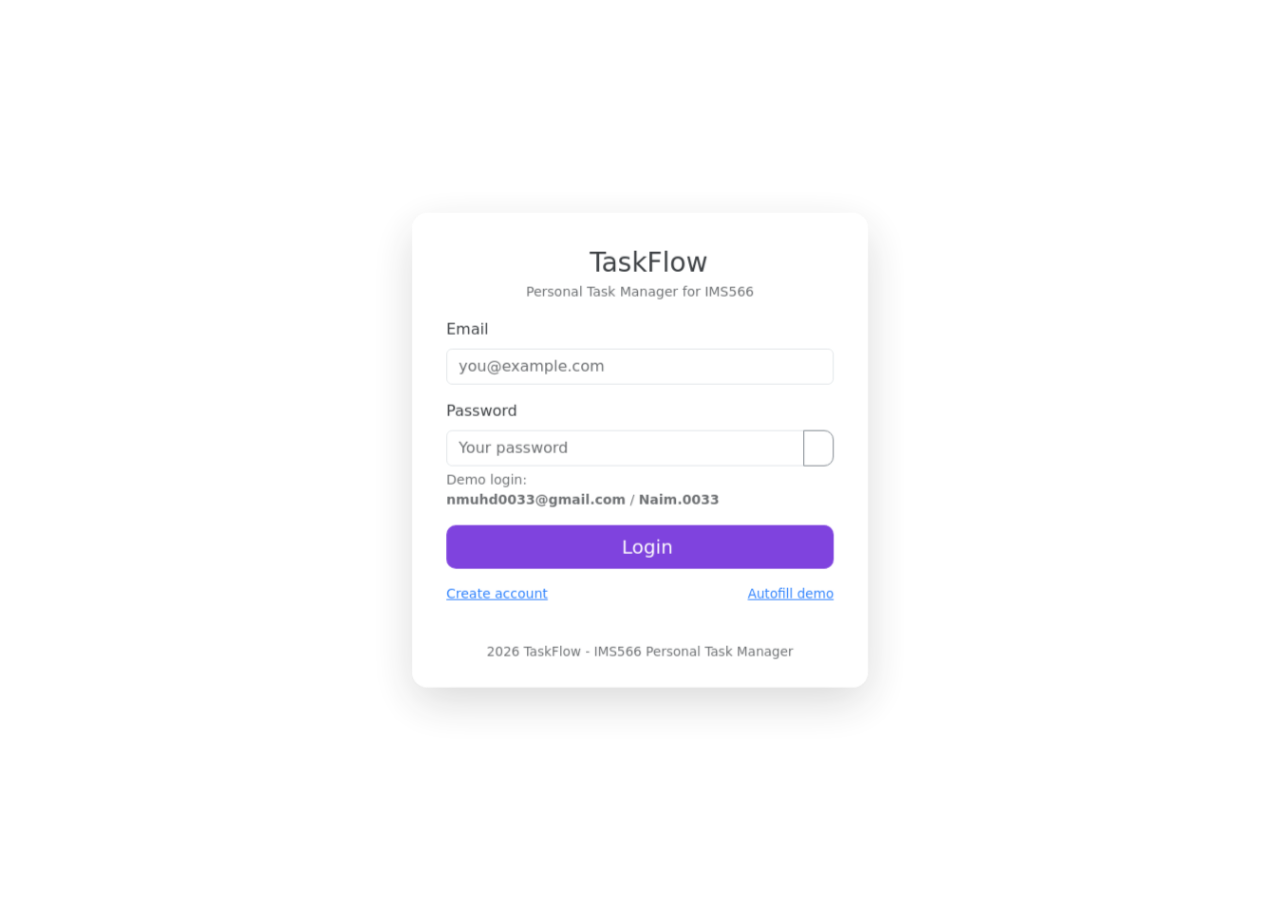
<file: index.html>
<!doctype html>
<html lang="en">
<head>
  <meta charset="utf-8">
  <title>TaskFlow - Redirecting...</title>
  <meta http-equiv="refresh" content="0; url=login.html">
  <meta name="viewport" content="width=device-width, initial-scale=1">
</head>
<body>
  <p>If you are not redirected automatically, <a href="login.html">click here to go to TaskFlow login</a>.</p>
</body>
</html>
</file>
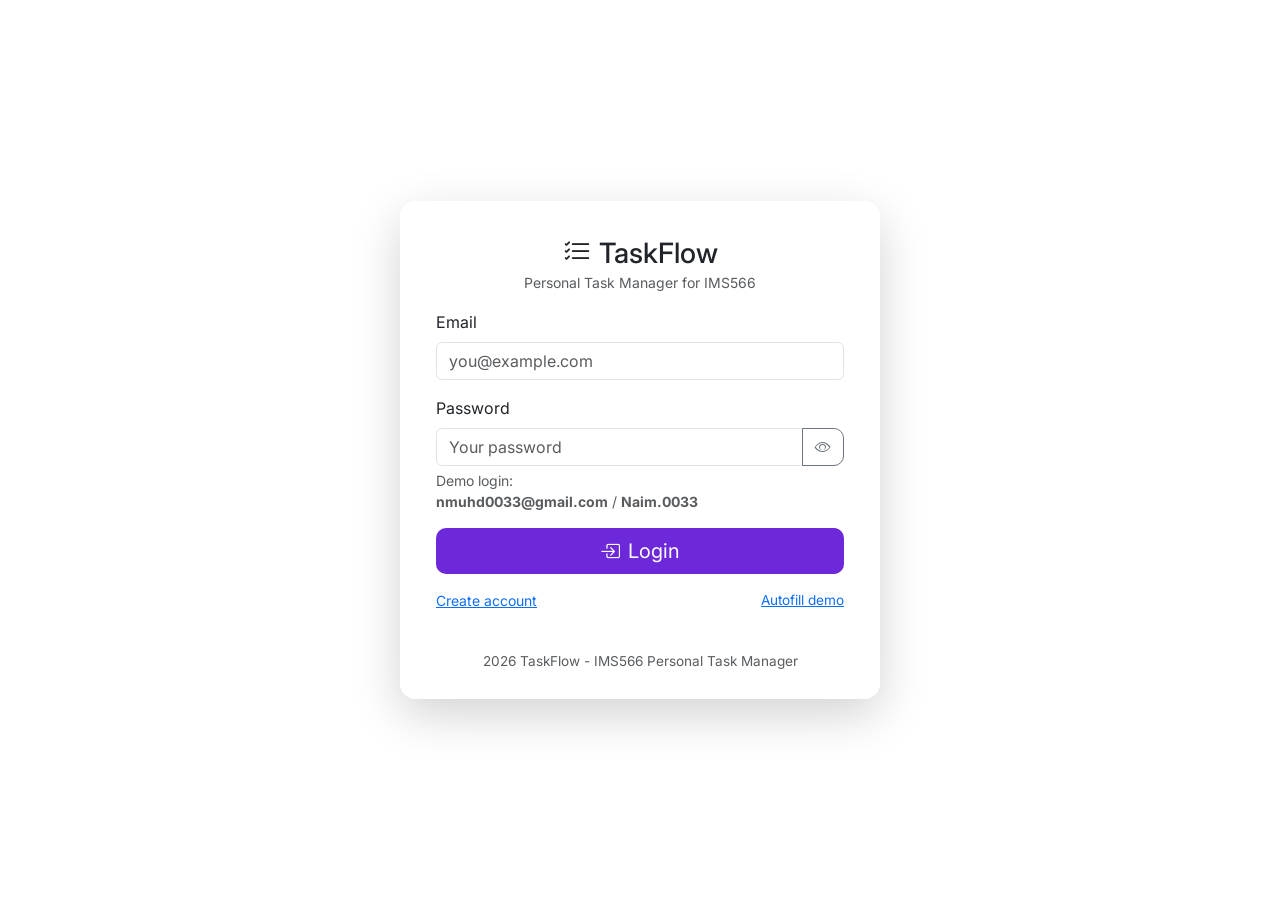
<file: login.html>
<!doctype html>
<html lang="en">
<head>
  <meta charset="utf-8">
  <meta name="viewport" content="width=device-width, initial-scale=1">
  <title>TaskFlow - Personal Task Manager</title>

  <!-- Bootstrap, Icons, AOS -->
  <link href="https://cdn.jsdelivr.net/npm/bootstrap@5.3.2/dist/css/bootstrap.min.css" rel="stylesheet">
  <link href="https://cdn.jsdelivr.net/npm/bootstrap-icons@1.11.1/font/bootstrap-icons.css" rel="stylesheet">
  <link href="https://unpkg.com/aos@2.3.1/dist/aos.css" rel="stylesheet">

  <!-- Google Font -->
  <link href="https://fonts.googleapis.com/css2?family=Inter:wght@300;400;500;600;700&display=swap" rel="stylesheet">

  <!-- App styles -->
  <link rel="stylesheet" href="styles.css">
</head>
<body class="auth-bg">
  <main class="auth-center">
    <div class="card auth-card shadow-lg" data-aos="zoom-in">
      <div class="card-body p-4">
        <div class="text-center mb-3">
          <h3 class="mb-0">
            <i class="bi bi-list-check me-2"></i>TaskFlow
          </h3>
          <small class="text-muted">Personal Task Manager for IMS566</small>
        </div>

        <form id="loginForm" novalidate>
          <div class="mb-3">
            <label for="email" class="form-label">Email</label>
            <input id="email" type="email" class="form-control" placeholder="you@example.com" required>
            <div class="invalid-feedback">Enter a valid email.</div>
          </div>

          <div class="mb-3">
            <label for="password" class="form-label">Password</label>
            <div class="input-group">
              <input id="password" type="password" class="form-control" placeholder="Your password" required>
              <button id="togglePw" class="btn btn-outline-secondary" type="button" title="Show / hide">
                <i class="bi bi-eye"></i>
              </button>
            </div>
            <div class="form-text">
              Demo login:<br>
              <strong>nmuhd0033@gmail.com</strong> / <strong>Naim.0033</strong>
            </div>
          </div>

          <div id="loginAlert" class="alert alert-danger d-none" role="alert"></div>

          <div class="d-grid mt-3">
            <button class="btn btn-primary btn-lg" type="submit">
              <i class="bi bi-box-arrow-in-right me-2"></i>Login
            </button>
          </div>

          <div class="d-flex justify-content-between align-items-center mt-3">
            <small>
              <a href="register.html">Create account</a>
            </small>
            <a href="#" id="demoFill" class="small">Autofill demo</a>
          </div>
        </form>
      </div>

      <footer class="auth-footer text-center small text-muted mt-3 pb-3">
        <span id="year"></span> TaskFlow - IMS566 Personal Task Manager
      </footer>
    </div>
  </main>

  <!-- Scripts -->
  <script src="https://cdn.jsdelivr.net/npm/bootstrap@5.3.2/dist/js/bootstrap.bundle.min.js"></script>
  <script src="https://unpkg.com/aos@2.3.1/dist/aos.js"></script>
  <script>
    AOS.init();
  </script>

  <script src="script.js"></script>
  <script>
    // Footer year
    document.getElementById('year').textContent = new Date().getFullYear();

    // Fixed demo user
    const DEMOUSER = {
      email: 'nmuhd0033@gmail.com',
      password: 'Naim.0033',
      name: 'Muhammad Naim Sazali'
    };

    // Toggle password visibility
    document.getElementById('togglePw').addEventListener('click', function (event) {
      const pw = document.getElementById('password');
      const icon = event.currentTarget.querySelector('i');
      if (pw.type === 'password') {
        pw.type = 'text';
        icon.className = 'bi bi-eye-slash';
      } else {
        pw.type = 'password';
        icon.className = 'bi bi-eye';
      }
    });

    // Autofill demo credentials
    document.getElementById('demoFill').addEventListener('click', function (e) {
      e.preventDefault();
      document.getElementById('email').value = DEMOUSER.email;
      document.getElementById('password').value = DEMOUSER.password;
    });

    // Login submit handler
    document.getElementById('loginForm').addEventListener('submit', function (e) {
      e.preventDefault();
      const emailInput = document.getElementById('email').value.trim();
      const email = emailInput.toLowerCase();
      const pw = document.getElementById('password').value;

      const alertBox = document.getElementById('loginAlert');
      alertBox.classList.add('d-none');

      // Registered demo account from register.html
      const reg = JSON.parse(localStorage.getItem('tm_demoaccount') || 'null');

      let valid = false;
      let name = '';

      if (reg && reg.email && reg.password &&
          email === reg.email.toLowerCase() && pw === reg.password) {
        valid = true;
        name = reg.name || reg.email;
      } else if (email === DEMOUSER.email.toLowerCase() && pw === DEMOUSER.password) {
        valid = true;
        name = DEMOUSER.name;
      }

      if (valid) {
        const isDemoFixed =
          (email === DEMOUSER.email.toLowerCase() && pw === DEMOUSER.password);

        // For very first time demo login, ensure demo data exists.
        if (isDemoFixed) {
          initDemoData();
        }
        // IMPORTANT: we do NOT clear tm_tasks/tm_projects for any account here,
        // so all tasks/projects stay in localStorage between logins.

        // Save session user (for header/profile)
        localStorage.setItem('tm_user', JSON.stringify({ email: emailInput, name }));

        window.location.href = 'dashboard.html';
      } else {
        alertBox.textContent =
          'Invalid login. Use the demo credentials or register a demo account.';
        alertBox.classList.remove('d-none');
      }
    });
  </script>
</body>
</html>
</file>
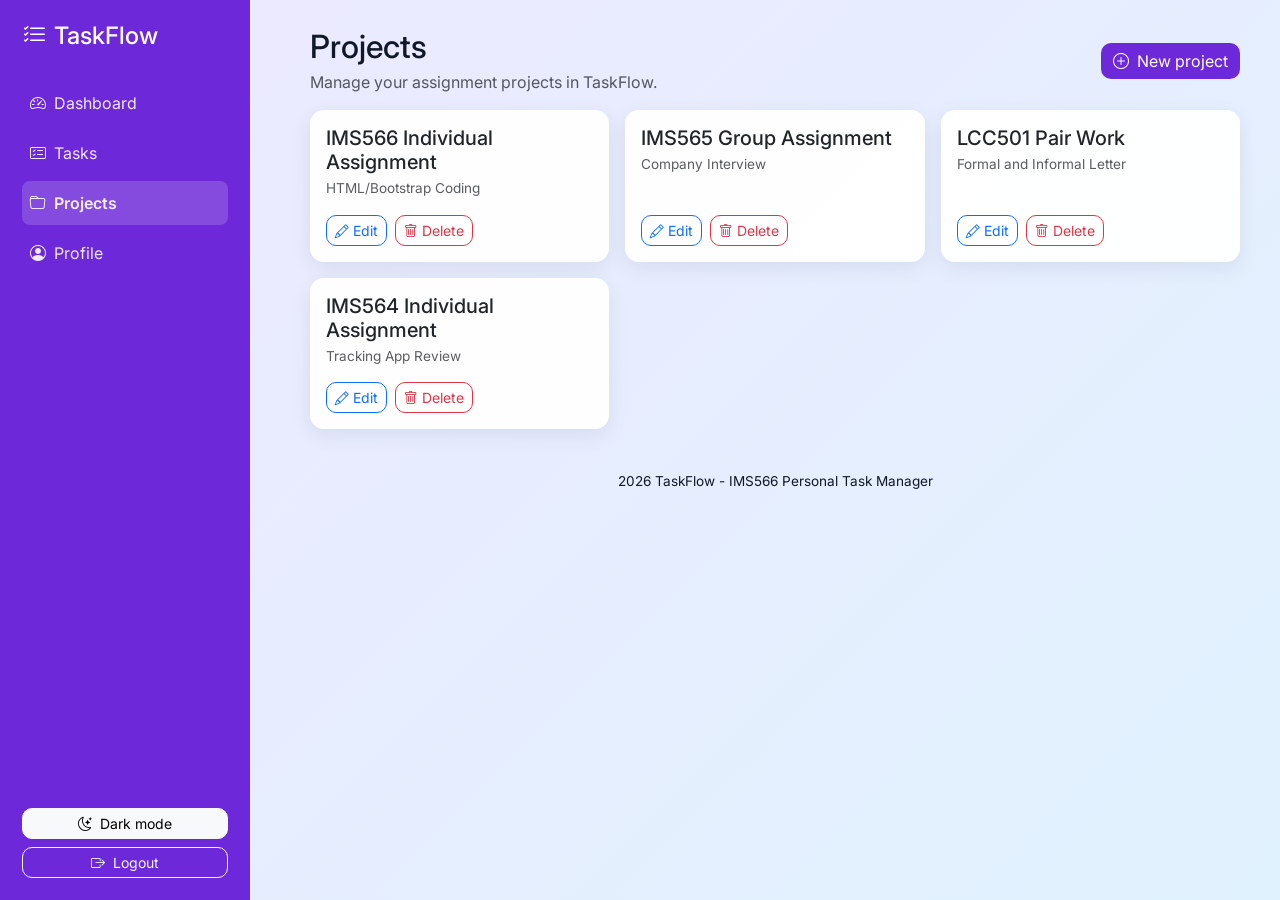
<file: projects.html>
<!doctype html>
<html lang="en">
<head>
  <meta charset="utf-8">
  <meta name="viewport" content="width=device-width, initial-scale=1">
  <title>TaskFlow - Personal Task Manager</title>

  <!-- Bootstrap, Icons, AOS -->
  <link href="https://cdn.jsdelivr.net/npm/bootstrap@5.3.2/dist/css/bootstrap.min.css" rel="stylesheet">
  <link href="https://cdn.jsdelivr.net/npm/bootstrap-icons@1.11.1/font/bootstrap-icons.css" rel="stylesheet">
  <link href="https://unpkg.com/aos@2.3.1/dist/aos.css" rel="stylesheet">
  <link href="https://fonts.googleapis.com/css2?family=Inter:wght@300;400;500;600;700&display=swap" rel="stylesheet">


  <!-- App styles -->
  <link rel="stylesheet" href="styles.css">
</head>
<body>
  <!-- Sidebar -->
  <aside class="sidebar d-none d-lg-flex flex-column" id="sidebar">
    <div class="sidebar-brand mb-4">
      <h4 class="mb-0">
        <i class="bi bi-list-check me-2"></i>TaskFlow
      </h4>
    </div>
    <nav>
      <a href="dashboard.html">
        <i class="bi bi-speedometer2 me-2"></i>Dashboard
      </a>
      <a href="tasks.html">
        <i class="bi bi-card-checklist me-2"></i>Tasks
      </a>
      <a href="projects.html" class="active">
        <i class="bi bi-folder me-2"></i>Projects
      </a>
      <a href="profile.html">
        <i class="bi bi-person-circle me-2"></i>Profile
      </a>
    </nav>
    <div class="sidebar-footer mt-auto pt-3">
      <button id="darkToggle" class="btn btn-sm btn-light w-100 mb-2">
        <i class="bi bi-moon-stars me-2"></i>Dark mode
      </button>
      <button id="logoutBtnSide" class="btn btn-sm btn-outline-light w-100">
        <i class="bi bi-box-arrow-right me-2"></i>Logout
      </button>
    </div>
  </aside>

  <!-- Topbar for mobile -->
  <nav class="navbar topbar d-lg-none navbar-expand-lg navbar-light bg-white shadow-sm">
    <div class="container-fluid">
      <a class="navbar-brand" href="dashboard.html">
        <i class="bi bi-list-check me-2"></i>TaskFlow
      </a>
      <button class="navbar-toggler" type="button" data-bs-toggle="collapse" data-bs-target="#mobileNav">
        <span class="navbar-toggler-icon"></span>
      </button>
      <div class="collapse navbar-collapse" id="mobileNav">
        <ul class="navbar-nav me-auto mb-2 mb-lg-0">
          <li class="nav-item"><a class="nav-link" href="dashboard.html">Dashboard</a></li>
          <li class="nav-item"><a class="nav-link" href="tasks.html">Tasks</a></li>
          <li class="nav-item"><a class="nav-link active" href="projects.html">Projects</a></li>
          <li class="nav-item"><a class="nav-link" href="profile.html">Profile</a></li>
        </ul>
        <div class="d-flex align-items-center gap-2">
          <button id="darkToggleMobile" class="btn btn-sm btn-outline-secondary">
            <i class="bi bi-moon-stars"></i>
          </button>
          <button id="logoutBtnTop" class="btn btn-sm btn-outline-danger">
            <i class="bi bi-box-arrow-right"></i>
          </button>
        </div>
      </div>
    </div>
  </nav>

  <!-- Page content -->
  <div class="content">
    <div class="container-fluid">
      <div class="d-flex justify-content-between align-items-center mb-3">
        <div>
          <h2 data-aos="fade-right" class="mb-1">Projects</h2>
          <p class="text-muted mb-0">Manage your assignment projects in TaskFlow.</p>
        </div>
        <button class="btn btn-primary" data-bs-toggle="modal" data-bs-target="#projectModal" onclick="document.getElementById('projectForm').reset(); document.getElementById('projectId').value=''; document.getElementById('projectModalTitle').textContent='New Project';">
          <i class="bi bi-plus-circle me-2"></i>New project
        </button>
      </div>

      <div class="row g-3" id="projectsContainer">
        <!-- Filled by renderProjectsList() -->
      </div>

      <!-- Footer -->
      <footer class="footer-bar text-center small mt-4">
        <span id="year2"></span> TaskFlow - IMS566 Personal Task Manager
      </footer>
    </div>
  </div>

  <!-- Project Modal -->
  <div class="modal fade" id="projectModal" tabindex="-1" aria-hidden="true">
    <div class="modal-dialog modal-dialog-centered">
      <form class="modal-content" id="projectForm">
        <div class="modal-header">
          <h5 class="modal-title" id="projectModalTitle">New Project</h5>
          <button type="button" class="btn-close" data-bs-dismiss="modal" aria-label="Close"></button>
        </div>
        <div class="modal-body">
          <input type="hidden" id="projectId">
          <div class="mb-3">
            <label for="projectName" class="form-label">Project name</label>
            <input type="text" id="projectName" class="form-control" placeholder="e.g. IMS566 Individual Assignment" required>
          </div>
          <div class="mb-3">
            <label for="projectDesc" class="form-label">Description</label>
            <textarea id="projectDesc" class="form-control" rows="3" placeholder="Short description of this assignment or project"></textarea>
          </div>
        </div>
        <div class="modal-footer">
          <button class="btn btn-outline-secondary" type="button" data-bs-dismiss="modal">Cancel</button>
          <button class="btn btn-primary" type="submit">
            <i class="bi bi-save me-1"></i>Save
          </button>
        </div>
      </form>
    </div>
  </div>

  <!-- Scripts -->
  <script src="https://cdn.jsdelivr.net/npm/bootstrap@5.3.2/dist/js/bootstrap.bundle.min.js"></script>
  <script src="https://unpkg.com/aos@2.3.1/dist/aos.js"></script>
  <script>
    AOS.init({ once: true });
  </script>

  <script src="script.js"></script>
  <script>
    // Footer year
    document.getElementById('year2').textContent = new Date().getFullYear();

    // Logout
    const logoutSide = document.getElementById('logoutBtnSide');
    const logoutTop = document.getElementById('logoutBtnTop');
    function doLogout(){
      localStorage.removeItem('tm_user');
      window.location.href = 'login.html';
    }
    if (logoutSide) logoutSide.addEventListener('click', doLogout);
    if (logoutTop) logoutTop.addEventListener('click', doLogout);

    // Initial app setup (dark mode, demo data, render projects)
    initialPageSetup();

    // Hook mobile dark mode to same toggle
    const darkToggleMobile = document.getElementById('darkToggleMobile');
    if (darkToggleMobile && typeof toggleDarkMode === 'function'){
      darkToggleMobile.addEventListener('click', toggleDarkMode);
    }
  </script>
</body>
</html>
</file>
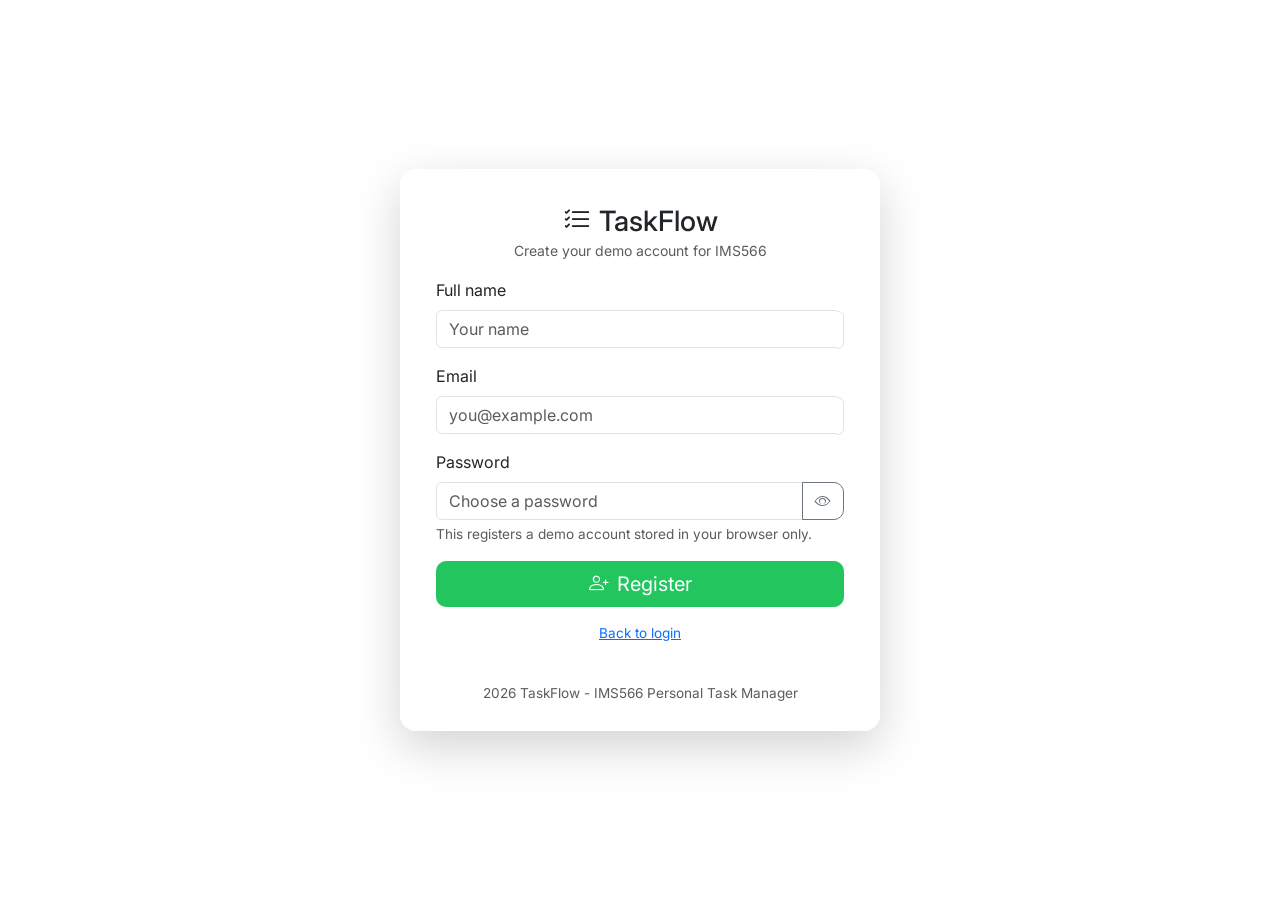
<file: register.html>
<!doctype html>
<html lang="en">
<head>
  <meta charset="utf-8">
  <meta name="viewport" content="width=device-width, initial-scale=1">
  <title>TaskFlow - Personal Task Manager</title>

  <!-- Bootstrap, Icons, AOS -->
  <link href="https://cdn.jsdelivr.net/npm/bootstrap@5.3.2/dist/css/bootstrap.min.css" rel="stylesheet">
  <link href="https://cdn.jsdelivr.net/npm/bootstrap-icons@1.11.1/font/bootstrap-icons.css" rel="stylesheet">
  <link href="https://unpkg.com/aos@2.3.1/dist/aos.css" rel="stylesheet">
  <link href="https://fonts.googleapis.com/css2?family=Inter:wght@300;400;500;600;700&display=swap" rel="stylesheet">


  <!-- App styles -->
  <link rel="stylesheet" href="styles.css">
</head>
<body class="auth-bg">
  <main class="auth-center">
    <div class="card auth-card shadow-lg" data-aos="fade-up">
      <div class="card-body p-4">
        <div class="text-center mb-3">
          <h3 class="mb-0">
            <i class="bi bi-list-check me-2"></i>TaskFlow
          </h3>
          <small class="text-muted">Create your demo account for IMS566</small>
        </div>

        <form id="registerForm" novalidate>
          <div class="mb-3">
            <label for="name" class="form-label">Full name</label>
            <input id="name" type="text" class="form-control" placeholder="Your name" required>
            <div class="invalid-feedback">Name is required.</div>
          </div>

          <div class="mb-3">
            <label for="regEmail" class="form-label">Email</label>
            <input id="regEmail" type="email" class="form-control" placeholder="you@example.com" required>
            <div class="invalid-feedback">Valid email is required.</div>
          </div>

          <div class="mb-3">
            <label for="regPassword" class="form-label">Password</label>
            <div class="input-group">
              <input id="regPassword" type="password" class="form-control" placeholder="Choose a password" required>
              <button id="toggleRegPw" class="btn btn-outline-secondary" type="button">
                <i class="bi bi-eye"></i>
              </button>
            </div>
            <div class="invalid-feedback">Password is required.</div>
            <div class="form-text small">
              This registers a demo account stored in your browser only.
            </div>
          </div>

          <div id="registerAlert" class="alert alert-danger d-none" role="alert"></div>
          <div id="registerSuccess" class="alert alert-success d-none" role="alert"></div>

          <div class="d-grid mt-3">
            <button class="btn btn-success btn-lg" type="submit">
              <i class="bi bi-person-plus me-2"></i>Register
            </button>
          </div>

          <div class="mt-3 small text-center">
            <a href="login.html">Back to login</a>
          </div>
        </form>
      </div>

      <footer class="auth-footer text-center small text-muted mt-3 pb-3">
        <span id="year"></span> TaskFlow - IMS566 Personal Task Manager
      </footer>
    </div>
  </main>

  <!-- Scripts -->
  <script src="https://cdn.jsdelivr.net/npm/bootstrap@5.3.2/dist/js/bootstrap.bundle.min.js"></script>
  <script src="https://unpkg.com/aos@2.3.1/dist/aos.js"></script>
  <script>
    AOS.init();
  </script>

  <script src="script.js"></script>
  <script>
    // Footer year
    document.getElementById('year').textContent = new Date().getFullYear();

    // Toggle register password visibility
    document.getElementById('toggleRegPw').addEventListener('click', function (event) {
      const pw = document.getElementById('regPassword');
      const icon = event.currentTarget.querySelector('i');
      if (pw.type === 'password') {
        pw.type = 'text';
        icon.className = 'bi bi-eye-slash';
      } else {
        pw.type = 'password';
        icon.className = 'bi bi-eye';
      }
    });

    // Register form handler
    document.getElementById('registerForm').addEventListener('submit', function (e) {
      e.preventDefault();

      const name = document.getElementById('name').value.trim();
      const emailInput = document.getElementById('regEmail').value.trim();
      const email = emailInput.toLowerCase();
      const pw = document.getElementById('regPassword').value;

      const alertBox = document.getElementById('registerAlert');
      const successBox = document.getElementById('registerSuccess');
      alertBox.classList.add('d-none');
      successBox.classList.add('d-none');

      if (!name || !email || !pw) {
        alertBox.textContent = 'Please fill in all fields.';
        alertBox.classList.remove('d-none');
        return;
      }

      // Store as demo account for this browser
      const demoAcc = { name, email, password: pw };
      localStorage.setItem('tm_demoaccount', JSON.stringify(demoAcc));

      // Initialise profile for this user with empty bio
      const profile = {
        name,
        email: emailInput,
        bio: '',
        avatar: 'https://images.unsplash.com/photo-1535713875002-d1d0cf377fde?w=300&q=60&auto=format&fit=crop'
      };
      localStorage.setItem('tm_profile', JSON.stringify(profile));
      localStorage.setItem('tm_avatar', profile.avatar);

      successBox.textContent = 'Account created. You can now log in using this email and password.';
      successBox.classList.remove('d-none');

      // Redirect to login after short delay
      setTimeout(function(){
        window.location.href = 'login.html';
      }, 1200);
    });
  </script>
</body>
</html>
</file>
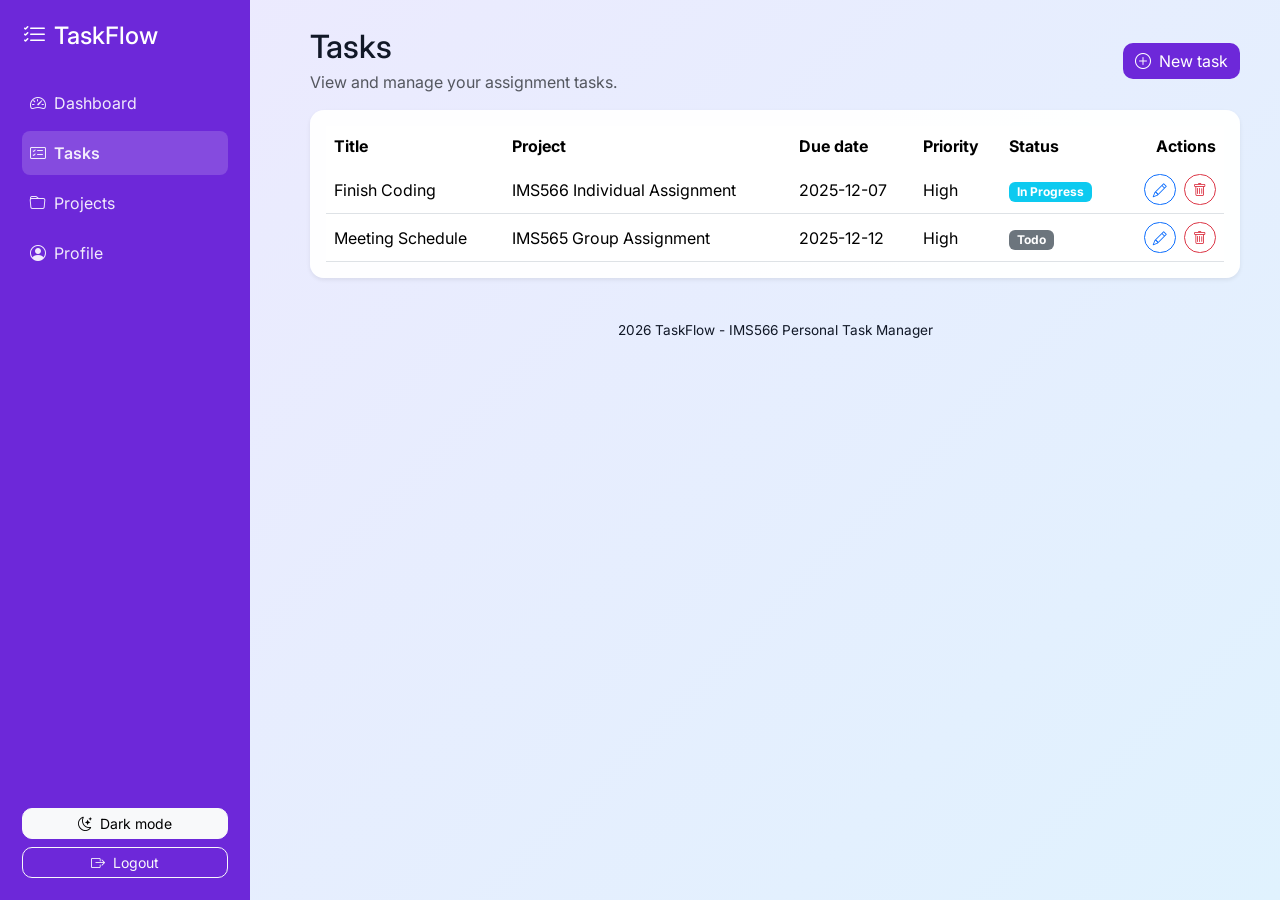
<file: tasks.html>
<!doctype html>
<html lang="en">
<head>
  <meta charset="utf-8">
  <meta name="viewport" content="width=device-width, initial-scale=1">
  <title>TaskFlow - Personal Task Manager</title>

  <!-- Bootstrap, Icons, AOS -->
  <link href="https://cdn.jsdelivr.net/npm/bootstrap@5.3.2/dist/css/bootstrap.min.css" rel="stylesheet">
  <link href="https://cdn.jsdelivr.net/npm/bootstrap-icons@1.11.1/font/bootstrap-icons.css" rel="stylesheet">
  <link href="https://unpkg.com/aos@2.3.1/dist/aos.css" rel="stylesheet">
  <link href="https://fonts.googleapis.com/css2?family=Inter:wght@300;400;500;600;700&display=swap" rel="stylesheet">


  <!-- App styles -->
  <link rel="stylesheet" href="styles.css">
</head>
<body>
  <!-- Sidebar -->
  <aside class="sidebar d-none d-lg-flex flex-column" id="sidebar">
    <div class="sidebar-brand mb-4">
      <h4 class="mb-0">
        <i class="bi bi-list-check me-2"></i>TaskFlow
      </h4>
    </div>
    <nav>
      <a href="dashboard.html">
        <i class="bi bi-speedometer2 me-2"></i>Dashboard
      </a>
      <a href="tasks.html" class="active">
        <i class="bi bi-card-checklist me-2"></i>Tasks
      </a>
      <a href="projects.html">
        <i class="bi bi-folder me-2"></i>Projects
      </a>
      <a href="profile.html">
        <i class="bi bi-person-circle me-2"></i>Profile
      </a>
    </nav>
    <div class="sidebar-footer mt-auto pt-3">
      <button id="darkToggle" class="btn btn-sm btn-light w-100 mb-2">
        <i class="bi bi-moon-stars me-2"></i>Dark mode
      </button>
      <button id="logoutBtnSide" class="btn btn-sm btn-outline-light w-100">
        <i class="bi bi-box-arrow-right me-2"></i>Logout
      </button>
    </div>
  </aside>

  <!-- Topbar for mobile -->
  <nav class="navbar topbar d-lg-none navbar-expand-lg navbar-light bg-white shadow-sm">
    <div class="container-fluid">
      <a class="navbar-brand" href="dashboard.html">
        <i class="bi bi-list-check me-2"></i>TaskFlow
      </a>
      <button class="navbar-toggler" type="button" data-bs-toggle="collapse" data-bs-target="#mobileNav">
        <span class="navbar-toggler-icon"></span>
      </button>
      <div class="collapse navbar-collapse" id="mobileNav">
        <ul class="navbar-nav me-auto mb-2 mb-lg-0">
          <li class="nav-item"><a class="nav-link" href="dashboard.html">Dashboard</a></li>
          <li class="nav-item"><a class="nav-link active" href="tasks.html">Tasks</a></li>
          <li class="nav-item"><a class="nav-link" href="projects.html">Projects</a></li>
          <li class="nav-item"><a class="nav-link" href="profile.html">Profile</a></li>
        </ul>
        <div class="d-flex align-items-center gap-2">
          <button id="darkToggleMobile" class="btn btn-sm btn-outline-secondary">
            <i class="bi bi-moon-stars"></i>
          </button>
          <button id="logoutBtnTop" class="btn btn-sm btn-outline-danger">
            <i class="bi bi-box-arrow-right"></i>
          </button>
        </div>
      </div>
    </div>
  </nav>

  <!-- Page content -->
  <div class="content">
    <div class="container-fluid">
      <div class="d-flex justify-content-between align-items-center mb-3">
        <div>
          <h2 data-aos="fade-right" class="mb-1">Tasks</h2>
          <p class="text-muted mb-0">View and manage your assignment tasks.</p>
        </div>
        <button class="btn btn-primary" data-bs-toggle="modal" data-bs-target="#taskModal" onclick="clearTaskForm();">
          <i class="bi bi-plus-circle me-2"></i>New task
        </button>
      </div>

      <div class="card p-3 shadow-sm" data-aos="fade-up">
        <div class="table-responsive">
          <table class="table align-middle mb-0" id="tasksTable">
            <thead>
              <tr>
                <th>Title</th>
                <th>Project</th>
                <th>Due date</th>
                <th>Priority</th>
                <th>Status</th>
                <th class="text-end">Actions</th>
              </tr>
            </thead>
            <tbody>
              <!-- Filled by renderTasksTable() -->
            </tbody>
          </table>
        </div>
      </div>

      <!-- Footer -->
      <footer class="footer-bar text-center small mt-4">
        <span id="year2"></span> TaskFlow - IMS566 Personal Task Manager
      </footer>
    </div>
  </div>

  <!-- Task Modal -->
  <div class="modal fade" id="taskModal" tabindex="-1" aria-hidden="true">
    <div class="modal-dialog modal-dialog-centered">
      <form class="modal-content" id="taskForm">
        <div class="modal-header">
          <h5 class="modal-title" id="modalTitle">New Task</h5>
          <button type="button" class="btn-close" data-bs-dismiss="modal" aria-label="Close"></button>
        </div>
        <div class="modal-body">
          <input type="hidden" id="taskId">
          <div class="mb-3">
            <label for="taskTitle" class="form-label">Title</label>
            <input type="text" id="taskTitle" class="form-control" placeholder="e.g. Finish Coding" required>
          </div>
          <div class="mb-3">
            <label for="taskProject" class="form-label">Project</label>
            <select id="taskProject" class="form-select">
              <option value="">- none -</option>
              <!-- options filled by populateProjectSelect() -->
            </select>
          </div>
          <div class="mb-3">
            <label for="taskDue" class="form-label">Due date</label>
            <input type="date" id="taskDue" class="form-control">
          </div>
          <div class="mb-3">
            <label for="taskPriority" class="form-label">Priority</label>
            <select id="taskPriority" class="form-select">
              <option value="Low">Low</option>
              <option value="Medium">Medium</option>
              <option value="High">High</option>
            </select>
          </div>
          <div class="mb-0">
            <label for="taskStatus" class="form-label">Status</label>
            <select id="taskStatus" class="form-select">
              <option value="Todo">Todo</option>
              <option value="In Progress">In Progress</option>
              <option value="Done">Done</option>
            </select>
          </div>
        </div>
        <div class="modal-footer">
          <button class="btn btn-outline-secondary" type="button" data-bs-dismiss="modal">Cancel</button>
          <button class="btn btn-primary" type="submit">
            <i class="bi bi-save me-1"></i>Save
          </button>
        </div>
      </form>
    </div>
  </div>

  <!-- Scripts -->
  <script src="https://cdn.jsdelivr.net/npm/bootstrap@5.3.2/dist/js/bootstrap.bundle.min.js"></script>
  <script src="https://unpkg.com/aos@2.3.1/dist/aos.js"></script>
  <script>
    AOS.init({ once: true });
  </script>

  <script src="script.js"></script>
  <script>
    // Footer year
    document.getElementById('year2').textContent = new Date().getFullYear();

    // Logout
    const logoutSide = document.getElementById('logoutBtnSide');
    const logoutTop = document.getElementById('logoutBtnTop');
    function doLogout(){
      localStorage.removeItem('tm_user');
      window.location.href = 'login.html';
    }
    if (logoutSide) logoutSide.addEventListener('click', doLogout);
    if (logoutTop) logoutTop.addEventListener('click', doLogout);

    // Initial app setup (dark mode, demo data, render tasks)
    initialPageSetup();
    // Ensure project list is available in task modal
    populateProjectSelect();

    // Hook mobile dark mode to same toggle
    const darkToggleMobile = document.getElementById('darkToggleMobile');
    if (darkToggleMobile && typeof toggleDarkMode === 'function'){
      darkToggleMobile.addEventListener('click', toggleDarkMode);
    }
  </script>
</body>
</html>
</file>
<file: styles.css>
/* ---------- Base & layout ---------- */

:root{
  --accent: #6d28d9;            /* purple-ish primary */
  --muted: #6b7280;
  --card: rgba(255,255,255,0.95);
  --glass: rgba(255,255,255,0.6);
  --text-main: #111827;
  --text-muted: #6b7280;
}

*{box-sizing:border-box}

html,body{height:100%}

body{
  margin:0;
  font-family: "Inter", system-ui, -apple-system, "Segoe UI", Roboto, Helvetica, Arial;
  background: linear-gradient(135deg,#ede9fe 0%, #e0f2fe 100%);
  -webkit-font-smoothing:antialiased;
  -moz-osx-font-smoothing:grayscale;
  color:var(--text-main);
}

/* Dark mode */
:root.dark-mode {
  --card: rgba(15,23,42,0.95);
  --glass: rgba(15,23,42,0.8);
  --text-main: #e5e7eb;
  --text-muted: #9ca3af;
  background: radial-gradient(circle at top, #020617 0%, #030712 60%, #020617 100%);
  color:var(--text-main);
}

.dark-mode body { background: none; }
.dark-mode .card { background: var(--card); color: var(--text-main); }
.dark-mode .sidebar { background: #111827; color:var(--text-main); }
.dark-mode .topbar { background: rgba(15,23,42,0.95); }
.dark-mode .sidebar a { color: #e5e7eb; }
.dark-mode .sidebar a.active { background: rgba(148,163,184,0.3); }
.dark-mode .sidebar a:hover { background: rgba(148,163,184,0.2); }
.dark-mode .navbar,
.dark-mode .navbar .nav-link,
.dark-mode .navbar-brand { color: var(--text-main) !important; }
.dark-mode .table { color: var(--text-main); }
.dark-mode .table tbody tr:hover { background: rgba(148,163,184,0.15); }

/* ---------- Sidebar ---------- */

.sidebar{
  width:250px;
  background:var(--accent);
  color:white;
  position:fixed;
  top:0; left:0; bottom:0;
  padding:22px;
  display:flex; flex-direction:column;
}

.sidebar .sidebar-brand h4{ color:#fff; }

.sidebar nav{ margin-top:6px; }

.sidebar a{
  color:rgba(255,255,255,0.9);
  display:block;
  padding:10px 8px;
  border-radius:8px;
  text-decoration:none;
  margin-bottom:6px;
}

.sidebar a:hover{
  background: rgba(255,255,255,0.06);
  transform:translateX(6px);
  transition:all .18s;
}

.sidebar a.active{
  background: rgba(255,255,255,0.16);
  font-weight:600;
}

.sidebar-footer{ margin-top:auto; }

/* ---------- Topbar (mobile) ---------- */

.topbar{
  position:sticky;
  top:0;
  z-index:50;
}

/* ---------- Content ---------- */

.content{
  margin-left:270px;
  padding:28px;
  min-height:100vh;
}

@media (max-width:991px){
  .content{ margin-left:0; padding:16px }
  .sidebar{ display:none }
}

/* ---------- Cards ---------- */

.card{
  background:var(--card);
  border:none;
  border-radius:14px;
  padding:12px;
  box-shadow: 0 6px 20px rgba(13,30,64,0.08);
  transition: transform .18s ease, box-shadow .18s ease;
}

.card:hover{
  transform: translateY(-4px);
  box-shadow: 0 14px 40px rgba(13,30,64,0.12);
}

/* ---------- Auth pages (login/register) ---------- */

.auth-bg{
  background-image: url('https://images.unsplash.com/photo-1519741497674-611481863552?w=1600&q=80&auto=format&fit=crop');
  background-size:cover;
  background-position:center;
  min-height:100vh;
  display:flex;
  align-items:center;
  justify-content:center;
}

.auth-center{
  width:100%;
  padding:28px;
  display:flex;
  flex-direction:column;
  align-items:center;
}

.auth-card{
  width:100%;
  max-width:480px;
  border-radius:16px;
  background: rgba(255,255,255,0.88);
  backdrop-filter: blur(8px);
}

.auth-footer{
  color:rgba(17,24,39,0.7);
}

/* ---------- avatars ---------- */

.avatar-sm{
  width:44px;
  height:44px;
  object-fit:cover;
}

.avatar-lg{
  width:130px;
  height:130px;
  object-fit:cover;
}

/* ---------- tables ---------- */

.table thead th{ border-bottom:0; }

.table tbody tr:hover{
  background: rgba(109,40,217,0.06);
  transform: translateX(0);
}

/* ---------- buttons ---------- */

.btn{ border-radius:10px; }

.btn-primary{
  background:var(--accent);
  border:none;
}

.btn-primary:hover{
  background:#5b21b6;
}

.btn-success{
  background:#22c55e;
  border:none;
}

/* ---------- Utilities ---------- */

.small{ font-size:.85rem; }

.display-6{ font-size:1.8rem; }

/* footer */

.footer-bar{ padding:18px 0; }

/* responsive tweaks */

@media (max-width:575px){
  .auth-card{ margin:12px; width:100% }
}
</file>
